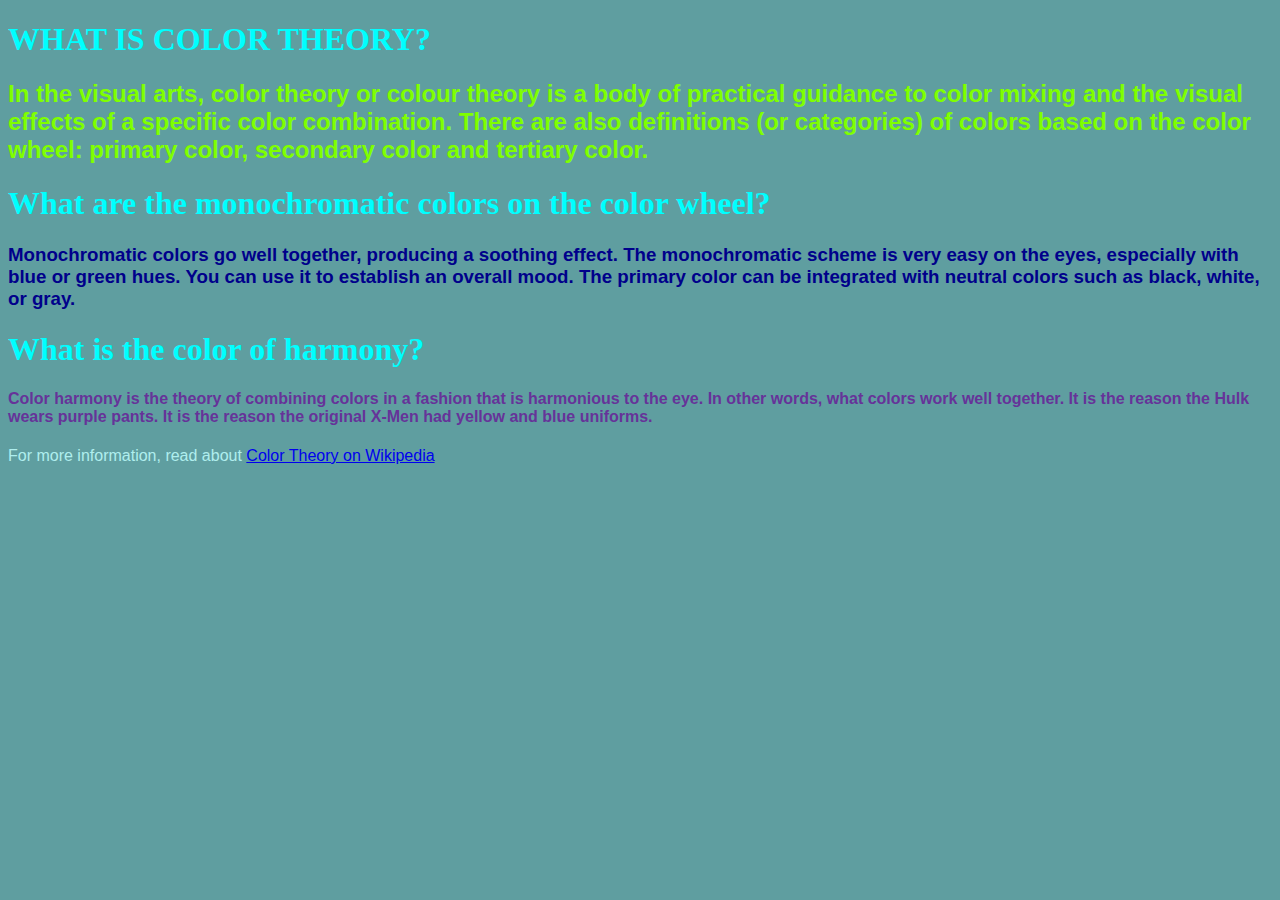
<file: unit_1/index.html>
<!DOCTYPE html>
<html>
	<head>
		<title>Color Theory</title>
		<link rel="stylesheet" type="text/css" href="css/style.css">
	</head>
	<body>
		<h1>WHAT IS COLOR THEORY?</h1>
		<h2>In the visual arts, color theory or colour theory is a body of practical guidance to color mixing and the visual effects of a specific color combination. There are also definitions (or categories) of colors based on the color wheel: primary color, secondary color and tertiary color.</h2>

		<h1>What are the monochromatic colors on the color wheel?</h1>
		<h3>Monochromatic colors go well together, producing a soothing effect. The monochromatic scheme is very easy on the eyes, especially with blue or green hues. You can use it to establish an overall mood. The primary color can be integrated with neutral colors such as black, white, or gray.</h3>

		<h1>What is the color of harmony?</h1>
		<h4>Color harmony is the theory of combining colors in a fashion that is harmonious to the eye. In other words, what colors work well together. It is the reason the Hulk wears purple pants. It is the reason the original X-Men had yellow and blue uniforms.</h4>

		<p>For more information, read about <a href="https://en.wikipedia.org/wiki/Color_theory">Color Theory on Wikipedia</a></p>

	</body>
</html>
</file>
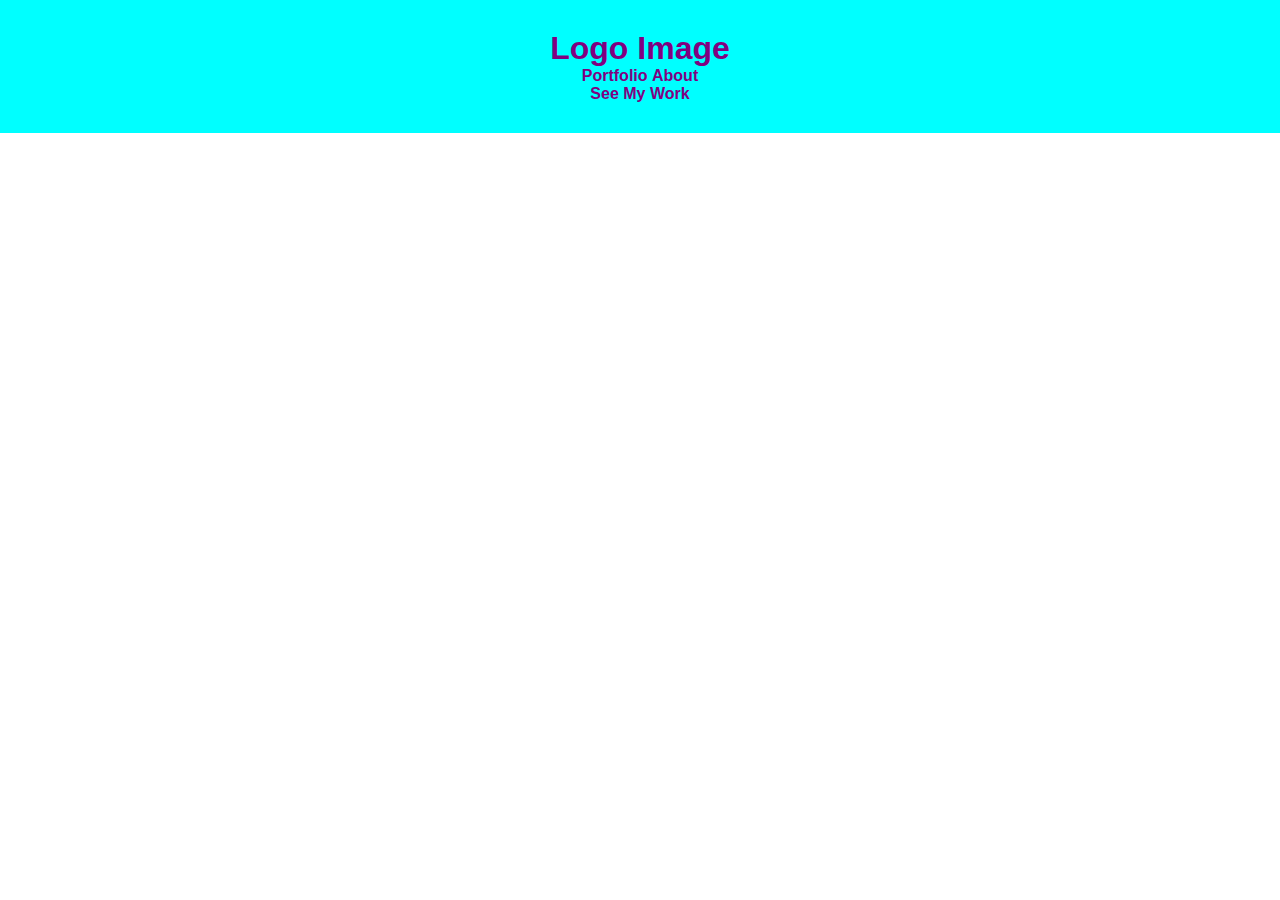
<file: unit_3/index.html>
<!DOCTYPE html>
<html>
<head>
	<title>Portfolio of Sarah Mockler</title>
	<link rel="stylesheet" type="text/css" href="css/style.css">
</head>
<body id="home">
	<header>
		<h1>Logo Image</h1>

		<nav>
			<a href="#">Portfolio</a>
			<a href="#">About</a>
		</nav>

		<a href="#">See My Work</a>
	</header>
</body>
</html>
</file>
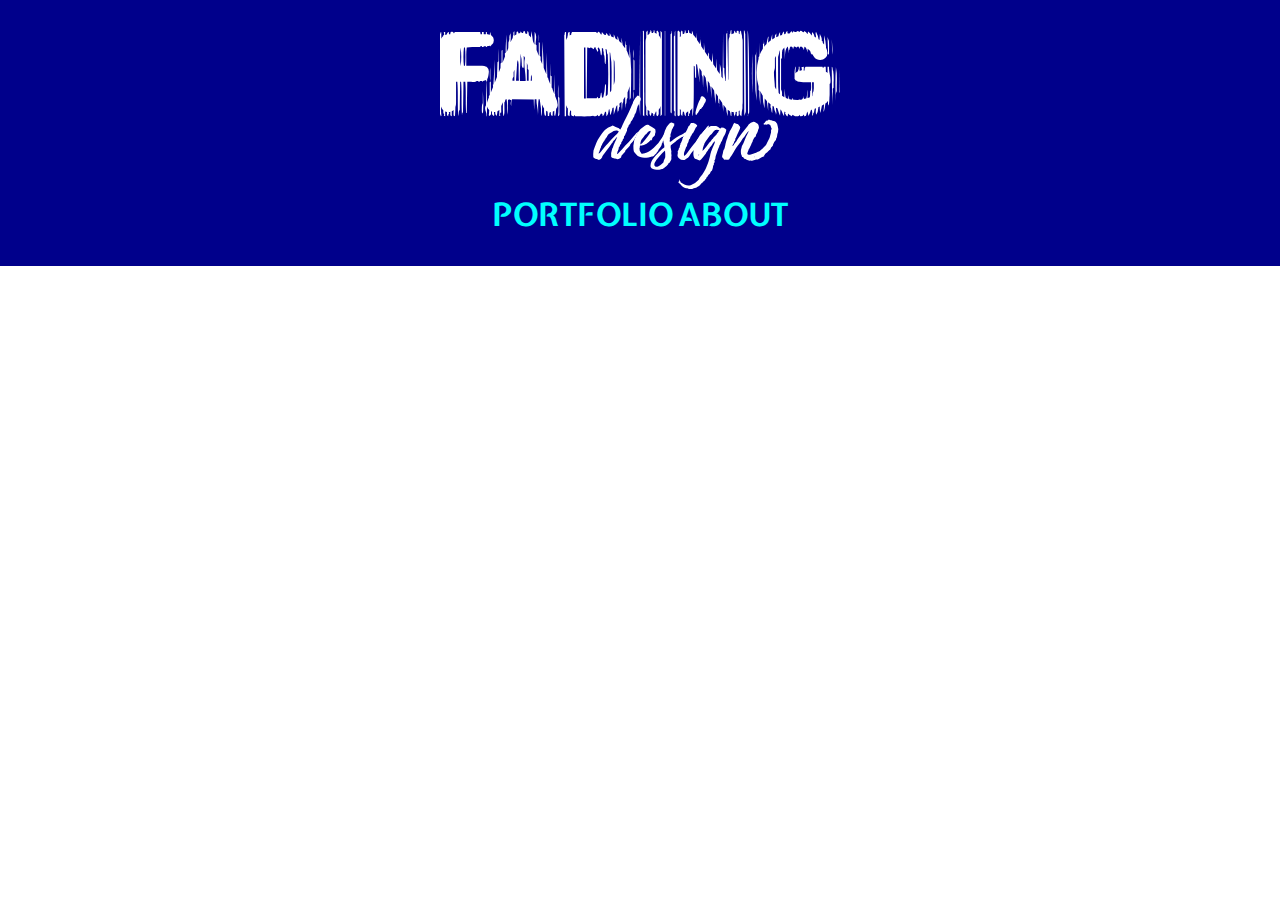
<file: unit_4/index.html>
<!DOCTYPE html>
<html>
<head>
	<title>Portfolio of Sarah Mockler</title>
	<link rel="stylesheet" type="text/css" href="css/style.css">
</head>
<body id="home">
	<header>
		<img id="main-logo" src="images/Logo_FadingDesignWhite.svg" alt="Logo Image of Fading Design" title="Fading Design">

		<nav>
			<a href="#">Portfolio</a>
			<a href="#">About</a>
		</nav>
	</header>

	<a href="#">See My Work Button</a>

</body>
</html>
</file>
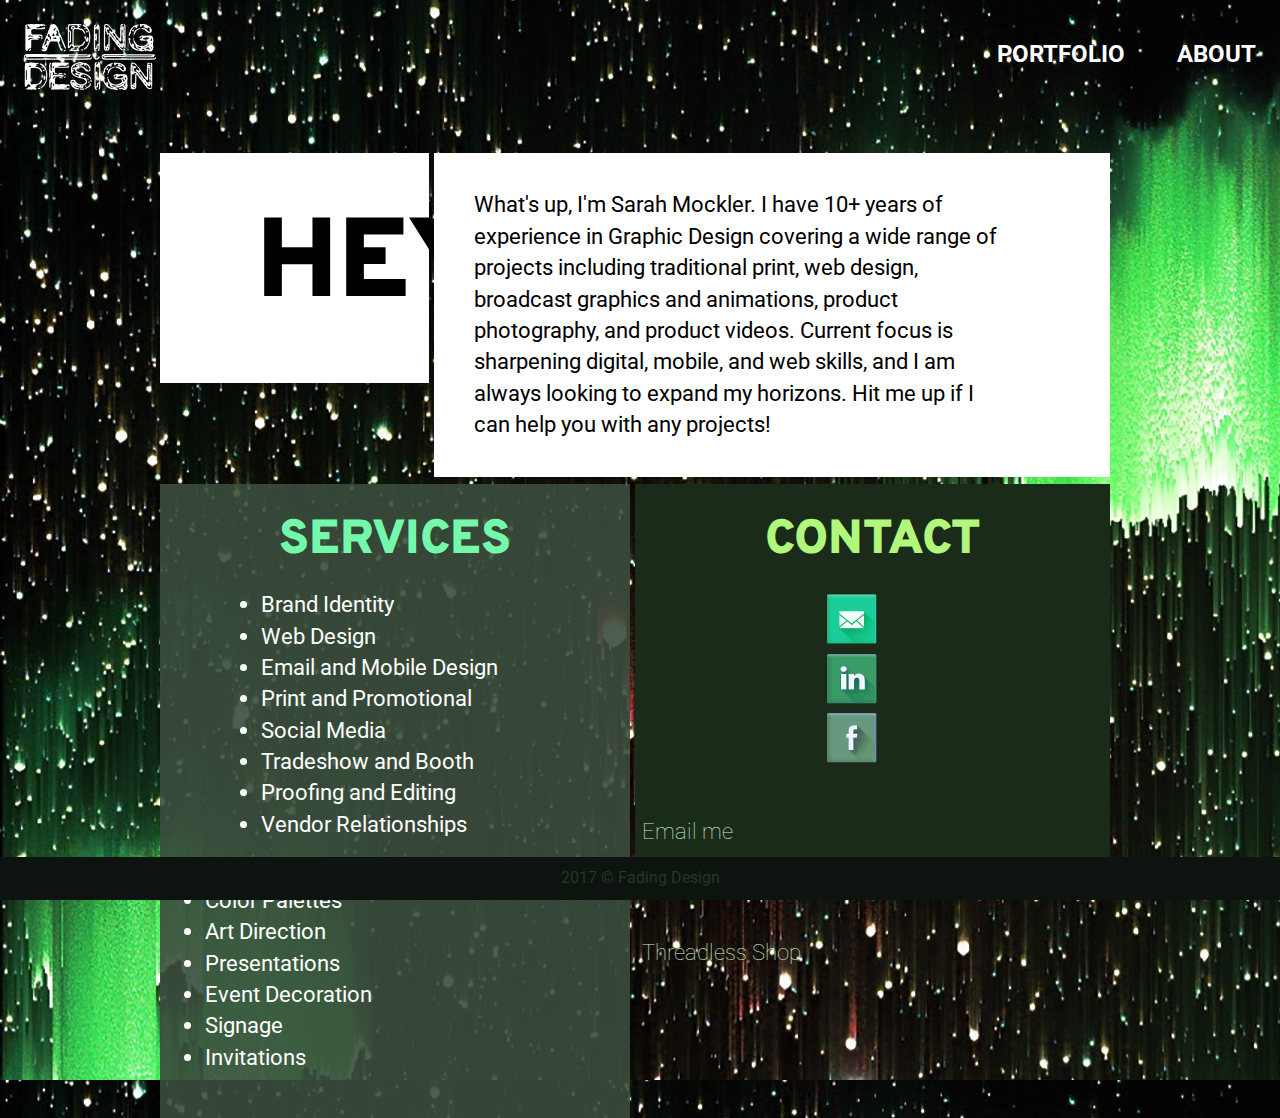
<file: testing_site/about.html>
<!DOCTYPE html>
<html>
<head>
	<title>About Sarah Mockler</title>
	<link rel="stylesheet" type="text/css" href="css/reset.css">
    <link rel="stylesheet" type="text/css" href="css/style.css">
</head>
<body id="about_page">

	<header class="clearfix">
		<a href="index.html"><img id="main-logo" src="images/logo_fade_white.svg" alt="Logo Image of Fading Design" title="Fading Design"></a>

		<nav id="top-nav">
			<a href="portfolio.html">PORTFOLIO</a>
			<a href="about.html">ABOUT</a>
		</nav>
	</header>


	<section id="SUP" class="clearfix">
		<div id="HEY">
		<h1>HEY!</h1>
		</div>
		<div id="HEY_txt">
		<p id="whatup">What's up, I'm Sarah Mockler. I have 10+ years of experience in Graphic Design covering a wide range of projects including traditional print, web design, broadcast graphics and animations, product photography, and product videos. Current focus is sharpening digital, mobile, and web skills, and I am always looking to expand my horizons. Hit me up if I can help you with any projects!
		</p>
		</div>
	</section>

	<section id="two_column" class="clearfix contain">
		<article id="left">
			<h2 id="services_heading">SERVICES</h2>
			<ul id="list_1">
				<li>Brand Identity</li>
				<li>Web Design</li>
				<li>Email and Mobile Design</li>
				<li>Print and Promotional</li>
				<li>Social Media</li>
				<li>Tradeshow and Booth</li>
				<li>Proofing and Editing</li>
				<li>Vendor Relationships</li>
			</ul>
			<ul id="list_2">
				<li>Color Palettes</li>
				<li>Art Direction</li>
				<li>Presentations</li>
				<li>Event Decoration</li>
				<li>Signage</li>
				<li>Invitations</li>
			</ul>
		</article>

		<aside id="right">
			<h2 id="contact_heading">CONTACT</h2>

			<div id="icons">
			<img id="mail" src="images/contact_img_email.png">
			<img id="linkedin" src="images/contact_img_linkedin.png">
			<img id="facebook" src="images/contact_img_facebook.png">
			</div>

			<div id="icon_links">
			<p id="icon_link_txt">Email me <br> Connect on LinkedIn <br> Threadless Shop</p>
			</div>
		</aside>
	</section>

	<footer>
		<p>2017 &#169; Fading Design</p>
	</footer>
	

</body>
</html>
</file>
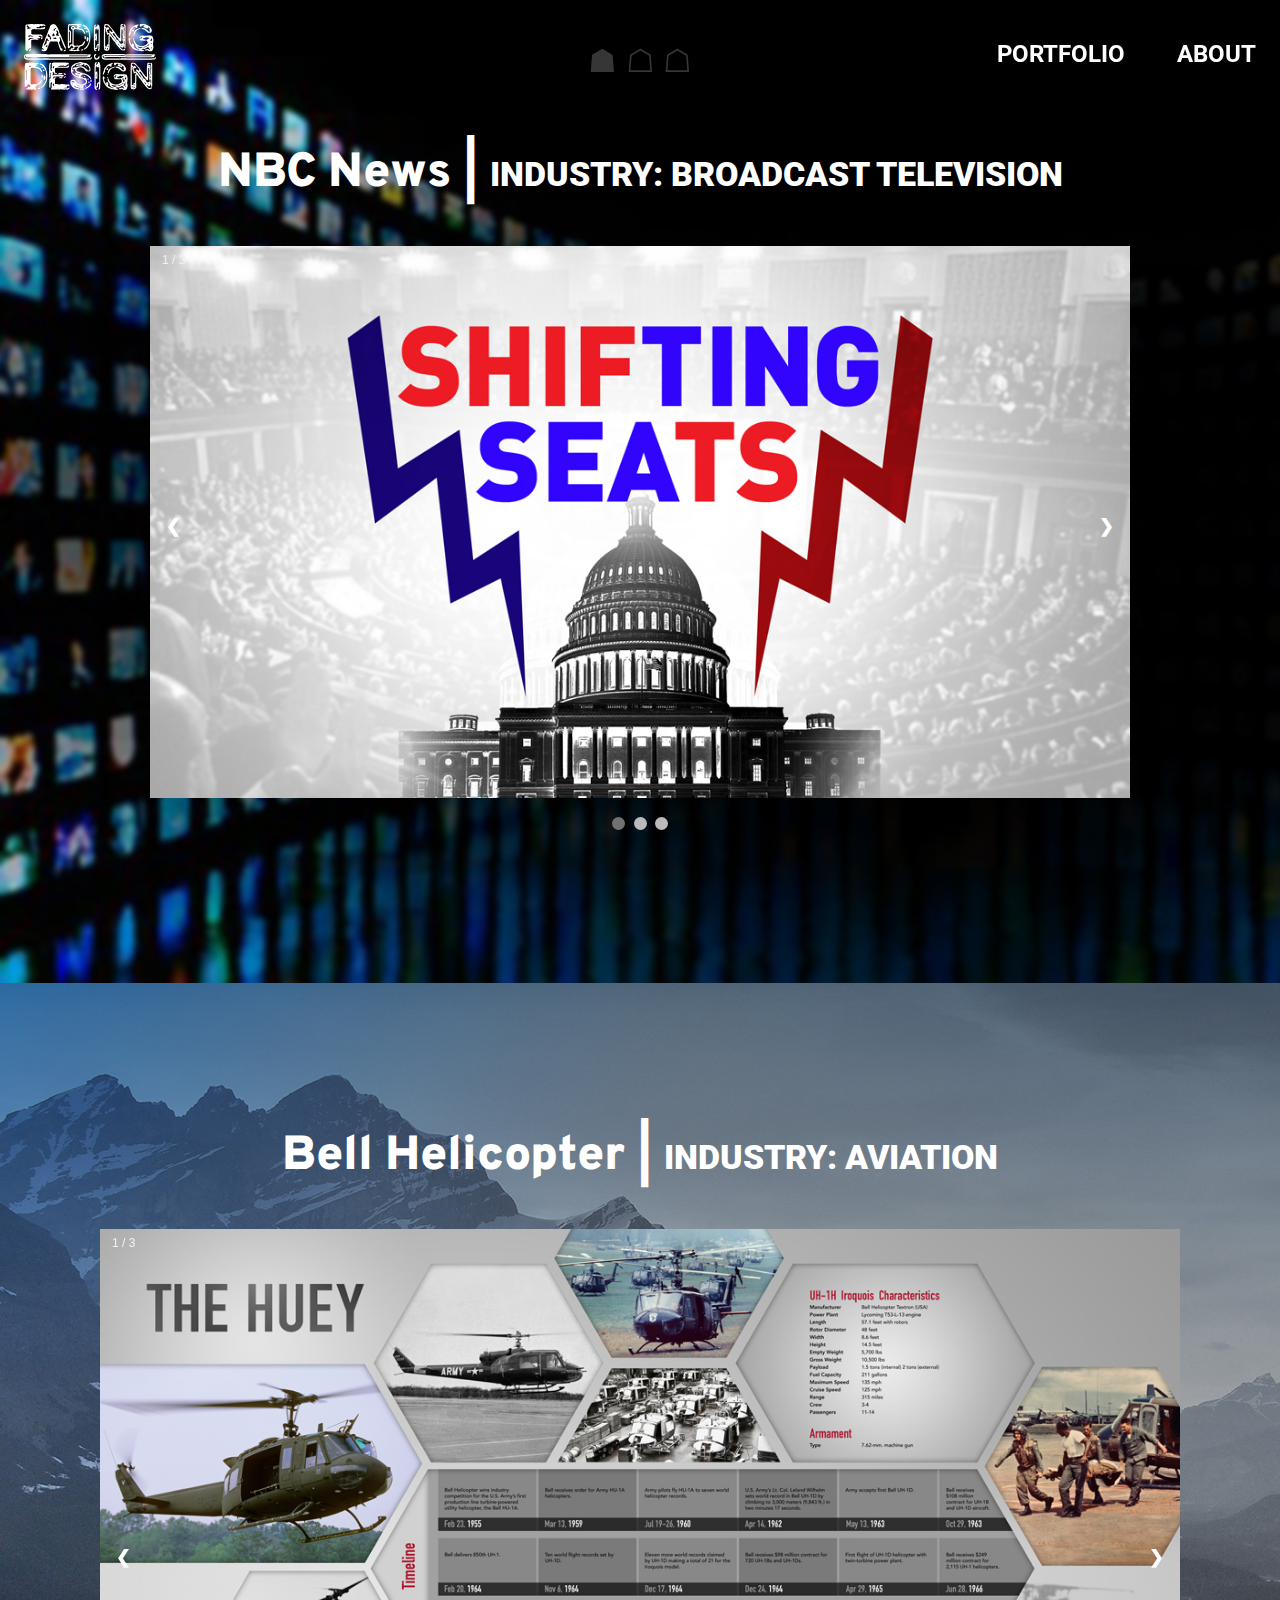
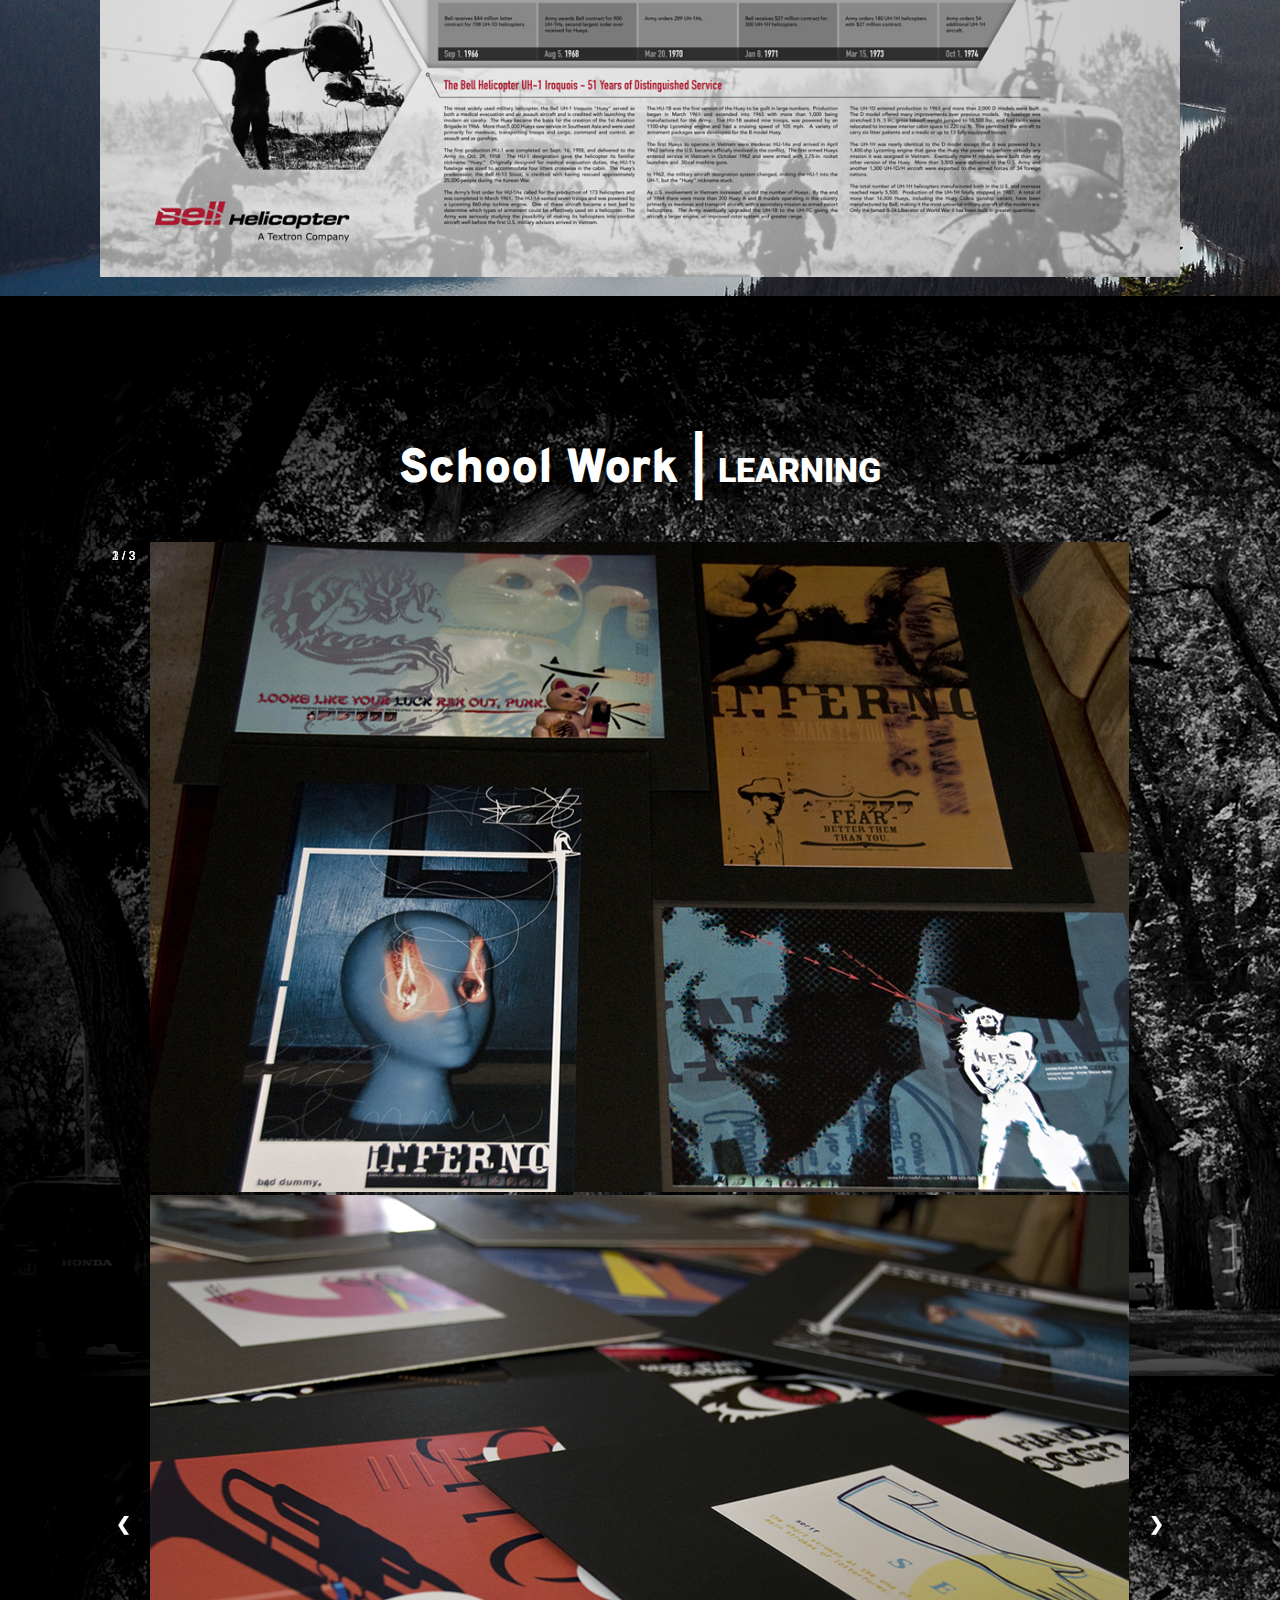
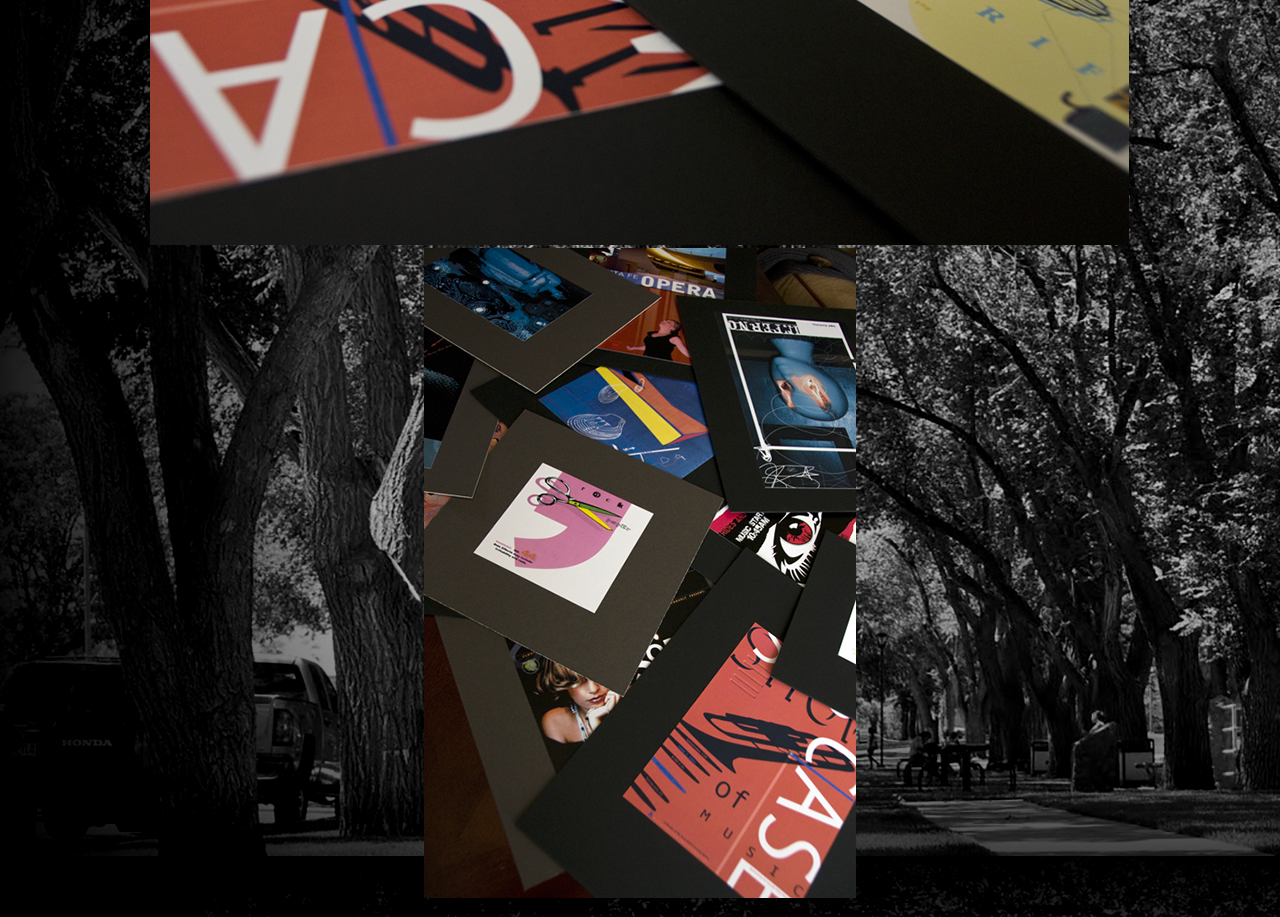
<file: testing_site/portfolio.html>
<!DOCTYPE html>
<html>
<head>
	<title>Portfolio of Sarah Mockler</title>
	<link rel="stylesheet" type="text/css" href="css/reset.css">
    <link rel="stylesheet" type="text/css" href="css/style.css">
    <meta name="viewport" content="width=device-width, initial-scale=1">
</head>


<body id="portfolio_page">
	<header class="clearfix">
		<a href="index.html"><img id="main-logo" src="images/logo_fade_white.svg" alt="Logo Image of Fading Design" title="Fading Design"></a>

		<div id="shogun">
			<a class="sho-link" href="#one">&#9751;</a>
			<a class="sho-link" href="#two">&#9750;</a>
			<a class="sho-link" href="#three">&#9750;</a>
		</div>

		<nav id="top-nav">
			<a href="portfolio.html">PORTFOLIO</a>
			<a href="about.html">ABOUT</a>
		</nav>
	</header>

<section id="one">
	<div class="heading_container">
	<h2 class="slideshow_heading">NBC News | <span>Industry: Broadcast Television</span> </h2>
	</div>

	<div class="slideshow-container" id="NBC_work">

	<div class="mySlides fade">
	  <div class="numbertext">1 / 3</div>
	  <img src="images/BC_iCue_ShiftingSeats.jpg" style="width:100%">
	  <!-- <div class="text">News Story Graphic</div> -->
	</div>

	<div class="mySlides fade">
	  <div class="numbertext">2 / 3</div>
	  <img src="images/BC_iCue_StreamliningWar.jpg" style="width:100%">
	  <!-- <div class="text">Caption Two</div> -->
	</div>

	<div class="mySlides fade">
	  <div class="numbertext">3 / 3</div>
	  <img src="images/BC_iCue_WomenVoters.jpg" style="width:100%">
	  <!-- <div class="text">Caption Three</div> -->
	</div>

	<a class="prev" onclick="plusSlides(-1)">&#10094;</a>
	<a class="next" onclick="plusSlides(1)">&#10095;</a>

	</div>
	<br>

	<div style="text-align:center">
	  <span class="dot" onclick="currentSlide(1)"></span> 
	  <span class="dot" onclick="currentSlide(2)"></span> 
	  <span class="dot" onclick="currentSlide(3)"></span> 
	</div>
</section>

<!-- // ================================== -->

<section id="two">
	<div class="heading_container">
	<h2 class="slideshow_heading">Bell Helicopter | <span>Industry: Aviation</span> </h2>
	</div>
	

	<div class="slideshow-container" id="Bell_work">

	<div class="mySlides-two fade">
	  <div class="numbertext">1 / 3</div>
	  <img src="images/Bell_HueyPoster.jpg" style="width:100%">
	  <!-- <div class="text">News Story Graphic</div> -->
	</div>

	<div class="mySlides-two fade">
	  <div class="numbertext">2 / 3</div>
	  <img src="images/Bell_Airshow.png" style="width:100%">
	  <!-- <div class="text">Caption Two</div> -->
	</div>

	<div class="mySlides-two fade">
	  <div class="numbertext">3 / 3</div>
	  <img src="images/Bell_Cowtown.png" style="width:100%">
	  <!-- <div class="text">Caption Three</div> -->
	</div>

	<a class="prev" onclick="plusSlides1(-1)">&#10094;</a>
	<a class="next" onclick="plusSlides1(1)">&#10095;</a>

	</div>
	<br>

	<div style="text-align:center">
	  <span class="dot1" onclick="currentSlide(1)"></span> 
	  <span class="dot1" onclick="currentSlide(2)"></span> 
	  <span class="dot1" onclick="currentSlide(3)"></span> 
	</div>
</section>

<!-- // ================================== -->

<section id="three">
	<div class="heading_container">
	<h2 class="slideshow_heading">School Work | <span>Learning</span> </h2>
	</div>

	<div class="slideshow-container" id="School_Work">

	<div class="mySlides-three fade">
	  <div class="numbertext">1 / 3</div>
	  <img src="images/School_Series1.png" style="width:100%">
	  <!-- <div class="text">News Story Graphic</div> -->
	</div>

	<div class="mySlides-three fade">
	  <div class="numbertext">2 / 3</div>
	  <img src="images/School_Series2.png" style="width:100%">
	  <!-- <div class="text">Caption Two</div> -->
	</div>

	<div class="mySlides-three fade">
	  <div class="numbertext">3 / 3</div>
	  <img src="images/School_Series3.png" style="width:100%">
	  <!-- <div class="text">Caption Three</div> -->
	</div>

	<a class="prev" onclick="plusSlides(-1)">&#10094;</a>
	<a class="next" onclick="plusSlides(1)">&#10095;</a>

	</div>
	<br>

	<div style="text-align:center">
	  <span class="dot2" onclick="currentSlide(1)"></span> 
	  <span class="dot2" onclick="currentSlide(2)"></span> 
	  <span class="dot2" onclick="currentSlide(3)"></span> 
	</div>
</section>


<script>
var slideIndex = 1;
showSlides(slideIndex);

function plusSlides(n) {
  showSlides(slideIndex += n);
}

function currentSlide(n) {
  showSlides(slideIndex = n);
}

function showSlides(n) {
  var i;
  var slides = document.getElementsByClassName("mySlides");
  var dots = document.getElementsByClassName("dot");
  if (n > slides.length) {slideIndex = 1}    
  if (n < 1) {slideIndex = slides.length}
  for (i = 0; i < slides.length; i++) {
      slides[i].style.display = "none";  
  }
  for (i = 0; i < dots.length; i++) {
      dots[i].className = dots[i].className.replace(" active", "");
  }
  slides[slideIndex-1].style.display = "block";  
  dots[slideIndex-1].className += " active";
}

// ==================================

var slideIndex1 = 1;
showSlides1(slideIndex1);

function plusSlides1(n) {
  showSlides1(slideIndex1 += n);
}

function currentSlide1(n) {
  showSlides1(slideIndex1 = n);
}

function showSlides1(n) {
  var i;
  var slides1 = document.getElementsByClassName("mySlides-two");
  var dots1 = document.getElementsByClassName("dot1");
  if (n > slides1.length) {slideIndex1 = 1}    
  if (n < 1) {slideIndex1 = slides1.length}
  for (i = 0; i < slides1.length; i++) {
      slides1[i].style.display = "none";  
  }
  for (i = 0; i < dots1.length; i++) {
      dots1[i].className = dots1[i].className.replace(" active", "");
  }
  slides1[slideIndex1-1].style.display = "block";  
  console.log(dots1);
  dots1[slideIndex1-1].className += " active";
}

// ==================================



</script>

</body>
</html>
</file>
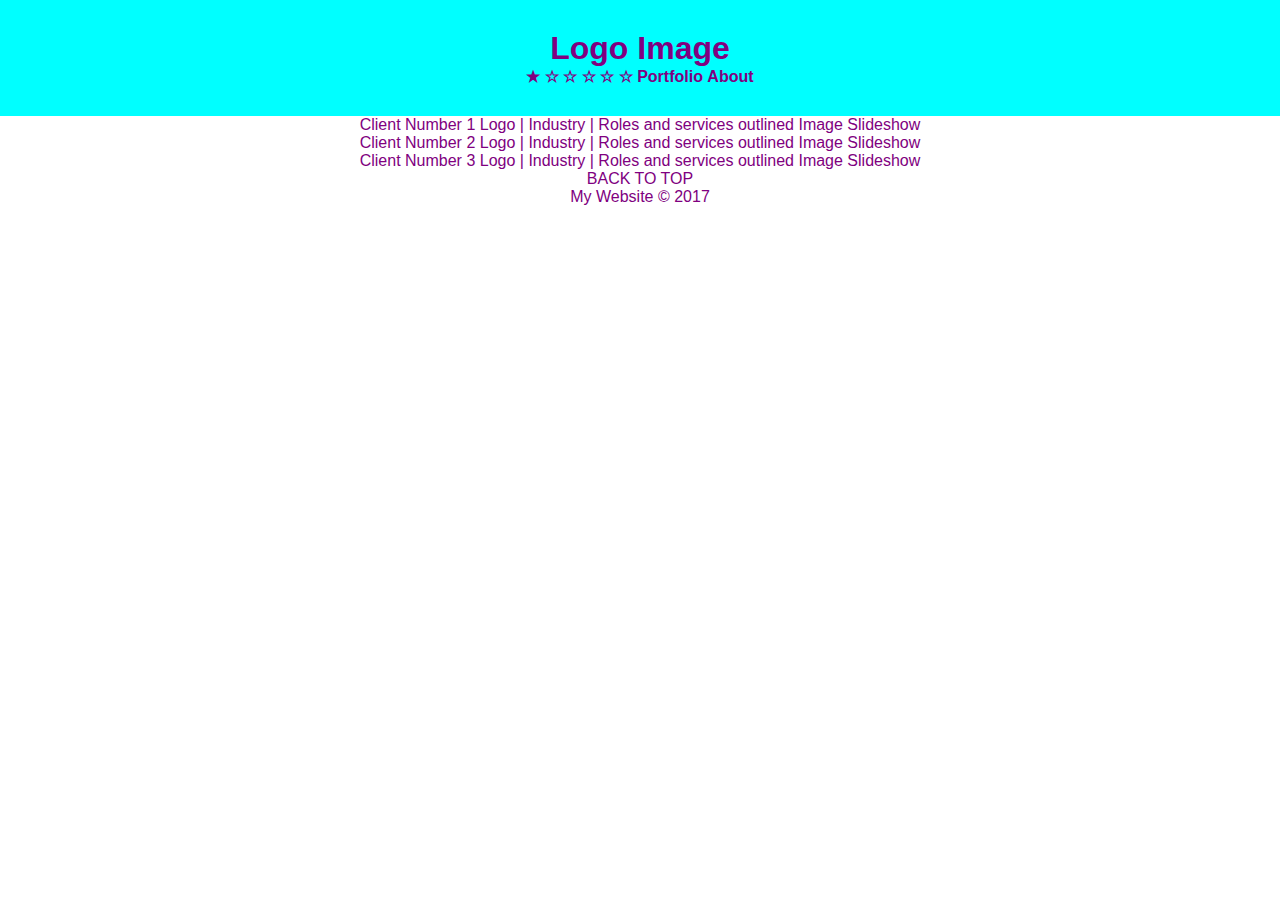
<file: unit_3/portfolio.html>
<!DOCTYPE html>
<html>
<head>
	<title>Portfolio of Sarah Mockler</title>
	<link rel="stylesheet" type="text/css" href="css/style.css">
</head>

<body>
	<header>
		<h1>Logo Image</h1>

		<nav>
			<a href="#">&#9733;</a>
			<a href="#">&#9734;</a>
			<a href="#">&#9734;</a>
			<a href="#">&#9734;</a>
			<a href="#">&#9734;</a>
			<a href="#">&#9734;</a>

			<a href="#">Portfolio</a>
			<a href="#">About</a>
		</nav>
	</header>

<!-- there will be 6 clients to show total -->

	<section>
	Client Number 1 Logo |  Industry  |  Roles and services outlined
	Image Slideshow
	</section>

	<section>
	Client Number 2 Logo |  Industry  |  Roles and services outlined
	Image Slideshow
	</section>

	<section>
	Client Number 3 Logo |  Industry  |  Roles and services outlined
	Image Slideshow
	</section>

	BACK TO TOP

	<footer>
		My Website &#169; 2017
	</footer>

</body>
</html>
</file>
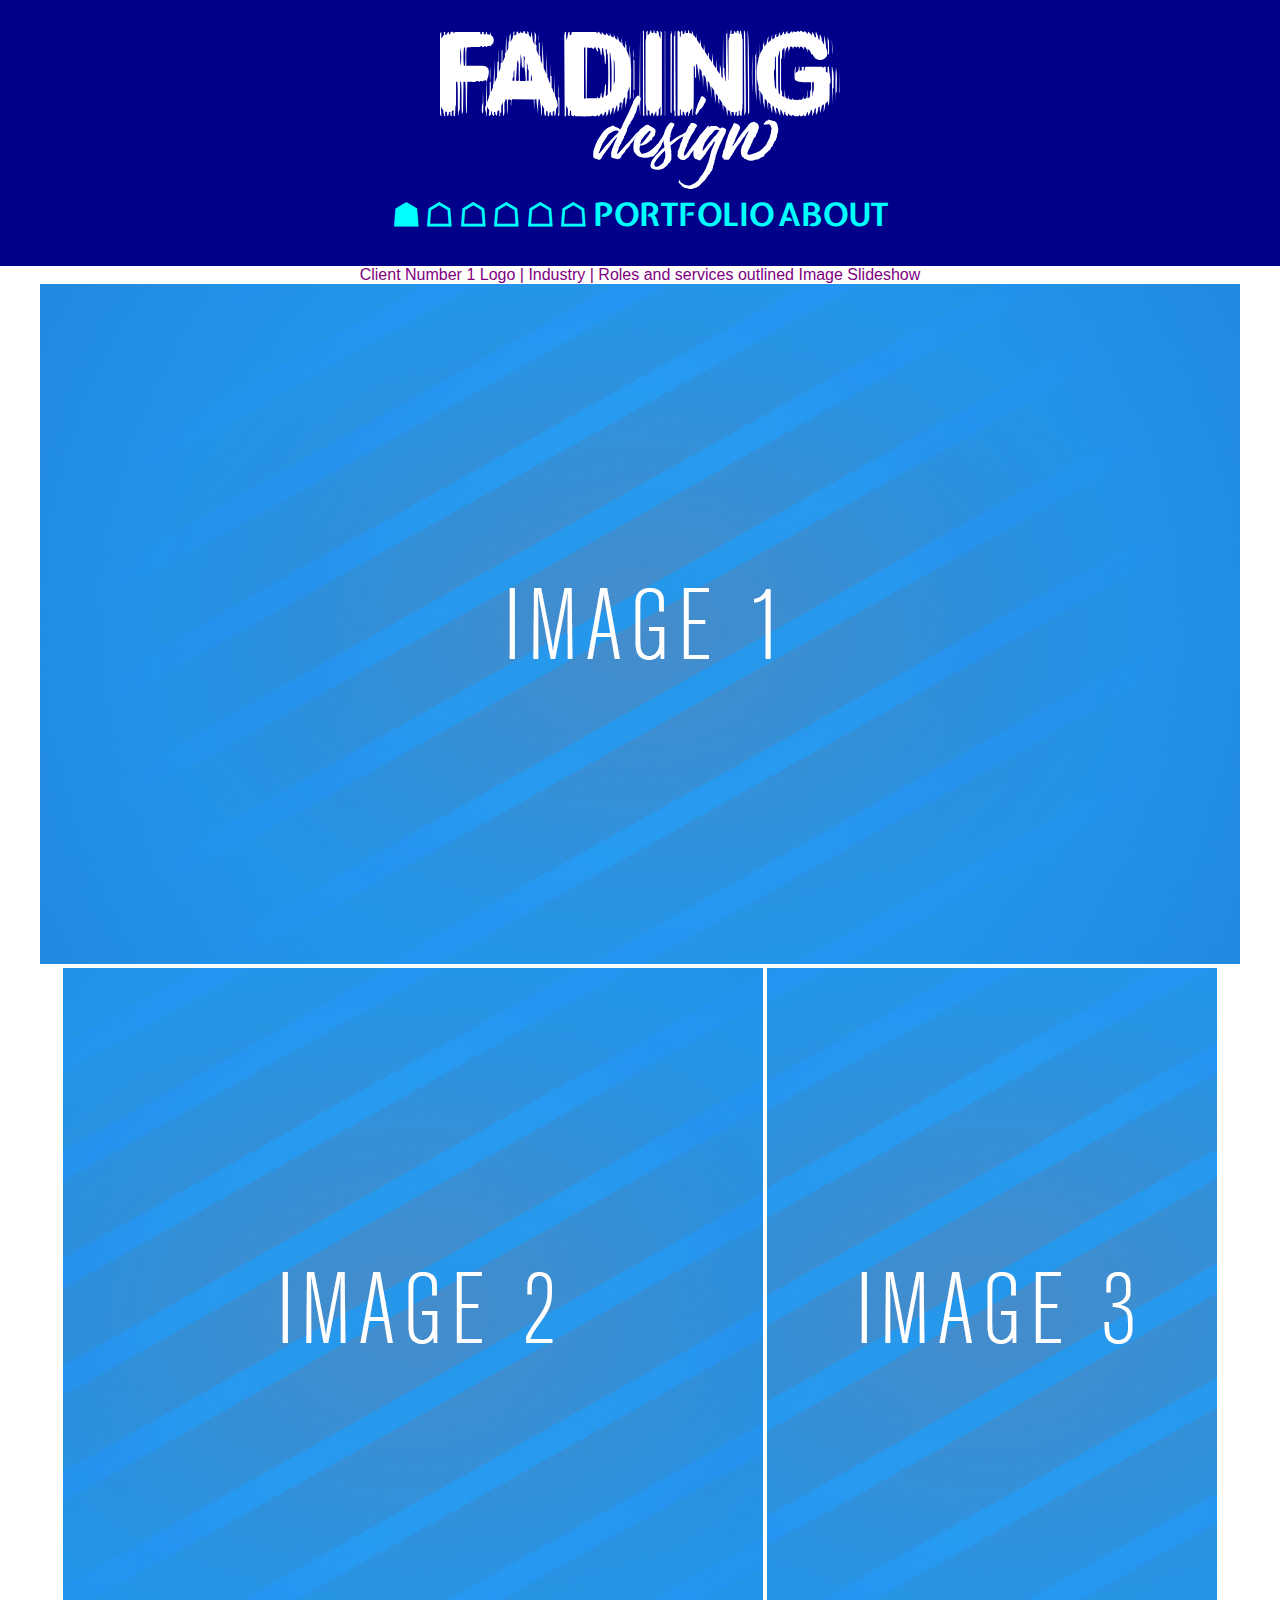
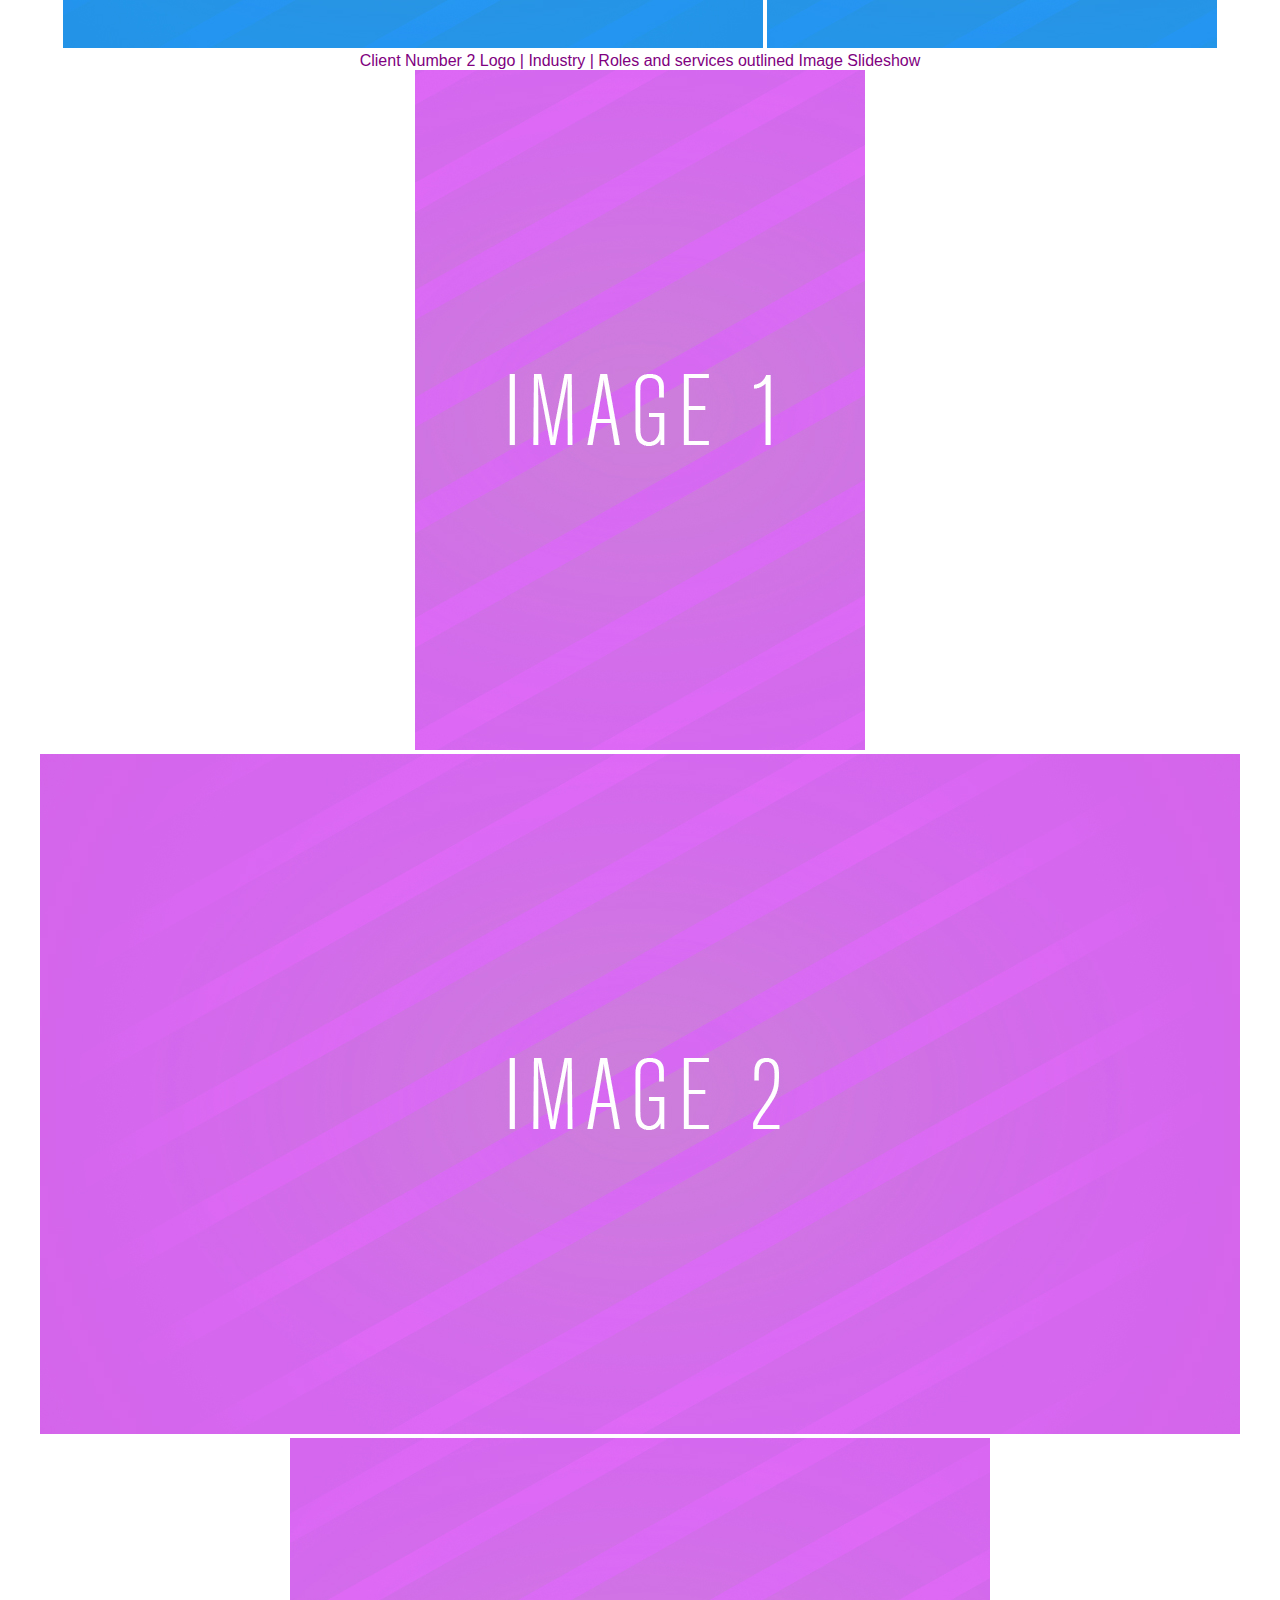
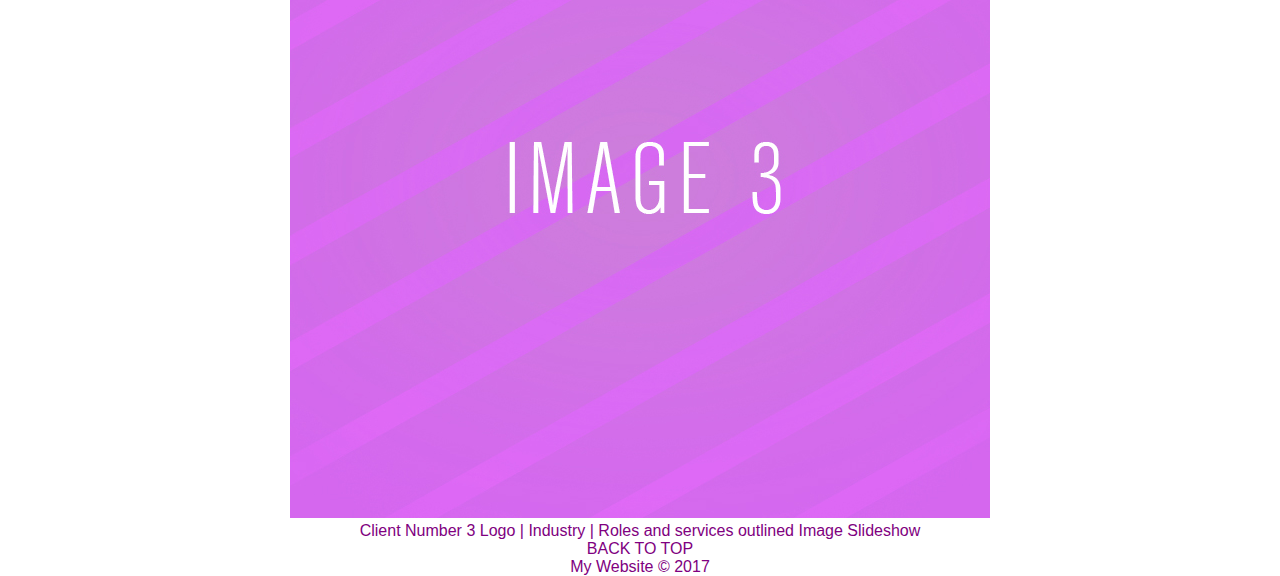
<file: unit_4/portfolio.html>
<!DOCTYPE html>
<html>
<head>
	<title>Portfolio of Sarah Mockler</title>
	<link rel="stylesheet" type="text/css" href="css/style.css">
</head>

<body id="port-bg">
	<header>
		<img id="main-logo" src="images/Logo_FadingDesignWhite.svg" alt="Logo Image of Fading Design" title="Fading Design">

		<nav>
			<a href="#">&#9751;</a>
			<a href="#">&#9750;</a>
			<a href="#">&#9750;</a>
			<a href="#">&#9750;</a>
			<a href="#">&#9750;</a>
			<a href="#">&#9750;</a>

			<a href="#">Portfolio</a>
			<a href="#">About</a>
		</nav>
	</header>

<!-- there will be 6 clients to show total -->

	<section>
	Client Number 1 Logo |  Industry  |  Roles and services outlined
	Image Slideshow <br>
	<img src="images/IMG_Client1_First.jpg">
	<img src="images/IMG_Client1_Second.jpg">
	<img src="images/IMG_Client1_Third.jpg">
	</section>

	<section>
	Client Number 2 Logo |  Industry  |  Roles and services outlined
	Image Slideshow <br>
	<img src="images/IMG_Client2_First.jpg">
	<img src="images/IMG_Client2_Second.jpg">
	<img src="images/IMG_Client2_Third.jpg">
	</section>

	<section>
	Client Number 3 Logo |  Industry  |  Roles and services outlined
	Image Slideshow
	</section>

	BACK TO TOP

	<footer>
		My Website &#169; 2017
	</footer>

</body>
</html>
</file>
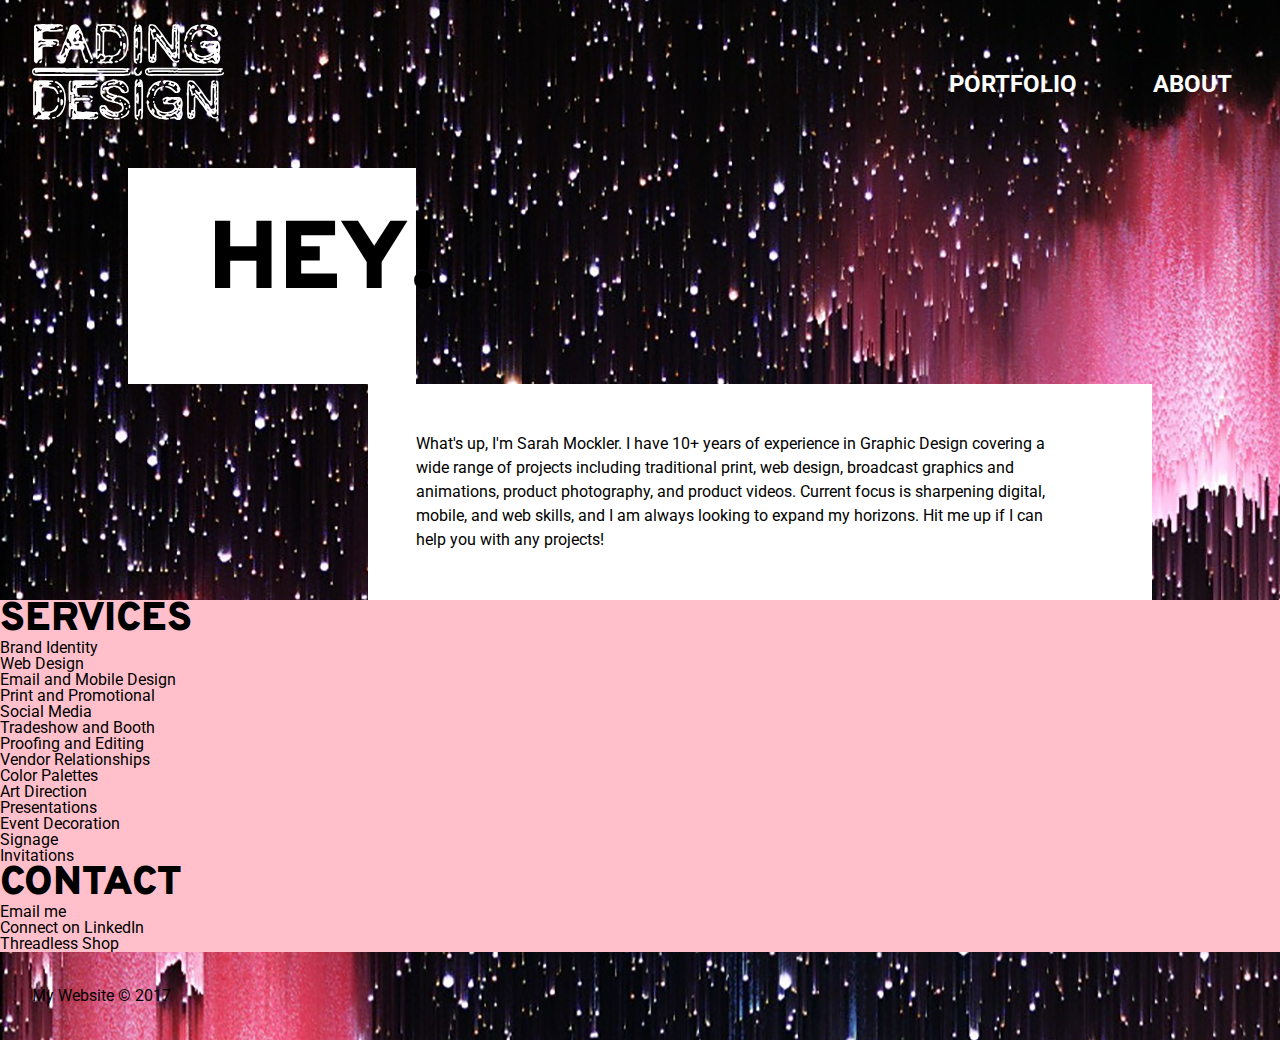
<file: unit_8/about.html>
<!DOCTYPE html>
<html>
<head>
	<title>About Sarah Mockler</title>
	<link rel="stylesheet" type="text/css" href="css/reset.css">
    <link rel="stylesheet" type="text/css" href="css/style.css">
</head>
<body id="about_page">

	<header class="clearfix">
		<img id="main-logo" src="images/logo_fade_white.svg" alt="Logo Image of Fading Design" title="Fading Design">

		<nav id="top-nav">
			<a href="#">PORTFOLIO</a>
			<a href="#">ABOUT</a>
		</nav>
	</header>


	<section id="SUP" class="clearfix">
		<div id="HEY">
		<h1>HEY!</h1>
		</div>
		<div id="HEY_txt">
		<h4>What's up, I'm Sarah Mockler. I have 10+ years of experience in Graphic Design covering a wide range of projects including traditional print, web design, broadcast graphics and animations, product photography, and product videos. Current focus is sharpening digital, mobile, and web skills, and I am always looking to expand my horizons. Hit me up if I can help you with any projects!
		</h4>
		</div>
	</section>

	<section id="two_column" class="clearfix">
		<article id="left">
			<h2>SERVICES</h2>
			<ul>
				<li>Brand Identity</li>
				<li>Web Design</li>
				<li>Email and Mobile Design</li>
				<li>Print and Promotional</li>
				<li>Social Media</li>
				<li>Tradeshow and Booth</li>
				<li>Proofing and Editing</li>
				<li>Vendor Relationships</li>
			</ul>
			<ul>
				<li>Color Palettes</li>
				<li>Art Direction</li>
				<li>Presentations</li>
				<li>Event Decoration</li>
				<li>Signage</li>
				<li>Invitations</li>
			</ul>
		</article>

		<aside id="right">
			<h2>CONTACT</h2>
			<ul>
				<li>Email me</li>
				<li>Connect on LinkedIn</li>
				<li>Threadless Shop</li>
			</ul>
		</aside>
	</section>

	<footer>
		<p>My Website &#169; 2017</p>
	</footer>
	

</body>
</html>
</file>
<file: unit_1/css/style.css>
body { 
	background-color: cadetblue;
}
h1 {
	color: cyan;
	font-family: serif;
}
h2 {
	color: chartreuse;
	font-family: sans-serif;
}
h3 {
	color: darkblue;
	font-family: sans-serif;
}
h4 {
	color: rebeccapurple;
	font-family: sans-serif;
}
p {
	color: paleturquoise;
	font-family: sans-serif;
}
</file>
<file: unit_3/css/style.css>
* {
	padding:0;
	margin:0;
}

body {
  text-align: center;
  color: purple;
  font-family: Helvetica;
}

#home {
	background: url("http://wallup.net/wp-content/uploads/2016/05/25/242484-glitch_art.png");
  background-size: cover;
}

header {
	background: aqua;
	padding: 30px;
}

a { 
	color: purple;
	font-weight: bold;
	text-decoration: none;
}
</file>
<file: unit_4/css/style.css>
@import url('https://fonts.googleapis.com/css?family=Expletus+Sans');

* {
	padding:0;
	margin:0;
}

body {
  text-align: center;
  color: purple;
  font-family: Helvetica;
}

#main-logo {
	max-width: 400px;
}

#home {
	background-image: url("http://wallup.net/wp-content/uploads/2016/05/25/242484-glitch_art.png");
    background-position: right top;
    background-attachment: fixed;
    background-size: cover;
}

#port-bg {
	background-image: url("https://static.pexels.com/photos/2855/landscape-mountains-nature-lake.jpg");
    background-position: right top;
    background-attachment: fixed;
    background-size: cover;
}

header {
	background: darkblue;
	padding: 30px;
}

nav a {
	font-family: 'Expletus Sans', cursive;
	text-transform: uppercase;
	font-size: 2em;
	color: cyan;
}

a { 
	color: white;
	font-size: 2em;
	font-weight: bold;
	text-decoration: none;
}
</file>
<file: testing_site/css/style.css>
@import url('https://fonts.googleapis.com/css?family=Overpass:400,700,900|Roboto:100,400,700');
/*font-family: 'Roboto', sans-serif;
font-family: 'Overpass', sans-serif;
*/

body {
	font-size: 16px;
	/*background-color: green;*/
}

h1, h2{
    font-family: 'Overpass', sans-serif;
}

nav a {
	font-weight: 700;
	font-size: 1.5em;
	text-decoration: none;
	color: white;
	display: inline-block;
	padding: 1em;
	line-height: 2.5em;
}

nav a:hover {
	background-color: lime;
	color: black;
}

h1 {	
    font-weight: 900;
    font-size: 7em;
}

h2 {	
    font-weight: 900;
    font-size: 3em;
}

h3, nav a, ul {	
	font-family: 'Roboto', sans-serif;
}

h3 {
	font-weight: 700;
	font-size: 2em;
}


p {
	font-family: 'Roboto', sans-serif;
	font-size: 1em;
	line-height: 1.5em;
	color: #233826;
	/*margin: 2em;*/
}

ul {
	list-style-type: disc;
	text-align: left;
	font-size: 1.4em;
	line-height: 1.4em;
}

span {
  text-transform: uppercase;
  font-family: 'Roboto', sans-serif;
  /*letter-spacing: .10em;*/
  font-size: .7em;
  /*display: block;*/
  /*background: rgba(100,150,150,.5);*/
}

header {
	width: 100%;
	height: 10%;
	display: block;

}

section {
	/*background-color: pink;*/
	clear: both;
	margin: 0 auto;
}

footer {
	background-color: #0d130e;
    padding: .75%;
    display: block;
    text-align: center;
    position: absolute;
  	right: 0;
  	bottom: 0;
  	left: 0;
}


#index_page {
	background-color: gray;
}

#main-logo {
	width: 180px;
	float: left;
	padding: 1.5em;
}

#top-nav {
	/*max-width: 40%;*/
	float: right;
}

#button {
	display: block;
	text-align: center;
}

#see_my_work {
	font-family: 'Roboto', sans-serif;
	font-weight: 100;
  	color: white;
  	background-color: rgba(0,0,0,.3);
  	text-decoration: none;
  	font-size: 1.7em;
  	padding: .3em;
  	border: 1px solid white;
  	width: 200px;
  	position:absolute;
  	top:60%;
  	margin: 0 auto;
  	left: 0;
  	right: 0;

}


video { 
    position: fixed;
    top: 50%;
    left: 50%;
    min-width: 100%;
    min-height: 100%;
    width: auto;
    height: auto;
    z-index: -100;
    transform: translateX(-50%) translateY(-50%);
 background: url('../images/apollo_vid_img.jpg') no-repeat;
  background-size: cover;
  transition: 1s opacity;
}
.stopfade { 
   opacity: .5;
}


.contain {
	max-width: 75%;
	text-align:center;
}

.clearfix:after {
    visibility: hidden;
    display: block;
    font-size: 0;
    content: " ";
    clear: both;
    height: 0;
}

.heading_container {
	display: block;
	text-align: center;
	margin: auto;
	padding-bottom: 3em;
}


/*#portfolio_page {
	background-image: url(../images/IMG_BG_Newsroom.jpg);
}*/
#portfolio_page header {
	position: fixed;
}

.sho-link {
	text-decoration: none;
	color: #363636;
}


#shogun {
	display: block;
	text-align: center;
	height: 10%;
	font-size: 2em;
	float: left;
	position:absolute;
  	top:50%;
  	margin: 0 auto;
  	left: 0;
  	right: 0;
}

#one {
	background-image: url(../images/IMG_BG_Newsroom.jpg);
	min-height: 100vh;
	padding: 150px;
}

#two {
	background-image: url(../images/IMG_BG_Mountains.jpg);
	min-height: 100vh;
	padding-top: 150px;
}

#three {
	background-image: url(../images/IMG_BG_WTAMU.jpg);
	min-height: 100vh;
	padding-top: 150px;
}

.slideshow_heading {
	color: white;
}

#NBC_work {
	display: block;
}

#Bell_work {
	display: block;
}

#about_page {
	background-image: url(../images/IMG_BG_GalaxyGlitch.jpg)
	/*background-size: cover;*/
}


#SUP {
	display: block;
	max-width: 75%;
	margin-top: 3%;
}

#HEY {
	text-align: right;
	width: 28%;
	display: block;
	background-color: white;
	padding: 3.7em 2em 3.7em 6em;
	float: left;
}

#HEY_txt {
	width: 70.5%;
	display: block;
	background-color: white;
	padding: 2.3em 6.1em 2.3em 2.5em;
	margin-left: .5%;
	float: left;
}

#whatup {
	font-size: 1.4em;
	line-height: 1.4em;
	color: black;
}

#two_column {
	margin-top: .5%;
}


#services_heading {
	color: #74f9ac;
	padding: .7em .5em .5em .5em;
}

#contact_heading {
	color: #b0f77b;
	padding: .7em .5em .5em .5em;
}

#left {
	width: 49%;
	background-color: rgba(59,76,61,.9);
	float:left;
	margin-right: .25%;
}

#right {
	width: 49.5%;
	background-color: #1a2b1a;
	float:left;
	vertical-align: top;
	margin-left: .25%;
	height: 398.39px;
}

#list_1 {
	color: white;
	display: block;
	padding: 0 .5em 2em 4.5em;
	float: left;
}

#list_2 {
	color: white;
	display: block;
	padding: 0 2em 2em 2em;
	float: left;
}

#icons {
	display: block;
	padding: 0 .4em 2em 12em;
	float: left;
}


#mail {
	display: block;
	padding: .3em 0;
}

#linkedin {
	display: block;
	padding: .3em 0;
}

#facebook {
	display: block;
	padding: .3em 0;
}

#icon_links {
	display: block;
	padding: 1px 2em 2em .4em;
	float: left;
}

#icon_link_txt {
	font-family: 'Roboto', sans-serif;
	font-weight: 100;
	font-size: 1.4em;
	line-height: 2.7em;
	color: #cff1cf;
	text-align: left;
}

* {box-sizing:border-box}
body {font-family: Verdana,sans-serif;margin:0}
.mySlides {display:none}

/* Slideshow container */
.slideshow-container {
  max-width: 1080px;
  position: relative;
  margin: auto;
}

/* Next & previous buttons */
.prev, .next {
  cursor: pointer;
  position: absolute;
  top: 50%;
  width: auto;
  padding: 16px;
  margin-top: -22px;
  color: white;
  font-weight: bold;
  font-size: 18px;
  transition: 0.6s ease;
  border-radius: 0 3px 3px 0;
}

/* Position the "next button" to the right */
.next {
  right: 0;
  border-radius: 3px 0 0 3px;
}

/* On hover, add a black background color with a little bit see-through */
.prev:hover, .next:hover {
  background-color: rgba(0,0,0,0.8);
}

/* Caption text */
.text {
  color: #f2f2f2;
  font-size: 15px;
  padding: 8px 12px;
  position: absolute;
  bottom: 8px;
  width: 100%;
  text-align: center;
}

/* Number text (1/3 etc) */
.numbertext {
  color: #f2f2f2;
  font-size: 12px;
  padding: 8px 12px;
  position: absolute;
  top: 0;
}

/* The dots/bullets/indicators */
.dot {
  cursor:pointer;
  height: 13px;
  width: 13px;
  margin: 0 2px;
  background-color: #bbb;
  border-radius: 50%;
  display: inline-block;
  transition: background-color 0.6s ease;
}

.active, .dot:hover {
  background-color: #717171;
}

/* Fading animation */
.fade {
  -webkit-animation-name: fade;
  -webkit-animation-duration: 1.5s;
  animation-name: fade;
  animation-duration: 1.5s;
}

@-webkit-keyframes fade {
  from {opacity: .4} 
  to {opacity: 1}
}

@keyframes fade {
  from {opacity: .4} 
  to {opacity: 1}
}

/* On smaller screens, decrease text size */
@media only screen and (max-width: 300px) {
  .prev, .next,.text {font-size: 11px}
}


@media only screen and (max-width: 1024px) {
	#index_page img {
		max-width: 100px;
	}
	nav a {
		font-size: 1.25em;
	}
}

@media only screen and (max-width: 420px) {
	#index_page img {
		max-width: 100px;
		padding: 1em;
	}
	nav a {
		font-size: 1.1em;
		padding: .5em;
	}
}
</file>
<file: unit_8/css/style.css>
@import url('https://fonts.googleapis.com/css?family=Overpass:400,700,900|Roboto:400,700');
/*font-family: 'Roboto', sans-serif;
font-family: 'Overpass', sans-serif;
*/

body {
	font-size: 16px;
	background-color: green;
}

h1, h2{
    font-family: 'Overpass', sans-serif;
}

nav a {
	font-weight: 700;
	font-size: 1.5em;
	text-decoration: none;
	color: white;
	display: inline-block;
	padding: 3em 1em 3em 1em;
	margin-right: 1em;
}

h1 {	
    font-weight: 900;
    font-size: 6em;
}

h2 {	
    font-weight: 900;
    font-size: 2.5em;
}

h3, h4, nav a, ul {	
	font-family: 'Roboto', sans-serif;
}

h3 {
	font-weight: 700;
	font-size: 2em;
}

h4 {	
	font-weight: 400
	font-size: 1em;
	line-height: 1.5em;
}

p {
	font-family: 'Roboto', sans-serif;
	font-size: 1em;
	line-height: 1.5em;
	margin: 2em;
}

header {
	width: 100%;
	height: 10%;
	display: block;
	padding-bottom: 2em;
}

section {
	background-color: pink;
	clear: both;
}

#main-logo {
	max-width: 15%;
	float: left;
	padding: 1.5em 2em 0;
}

#top-nav {
	max-width: 40%;
	float: right;
}

#about_page {
	background-image: url(../images/IMG_BG_GalaxyGlitch.jpg)
}

#SUP {
	display: block;
	background-color: white;
}

#HEY {
	text-align: right;
	width: 15%;
	display: block;
	background-color: white;
	padding: 3em 1em 4.5em 5em;
	margin-left: 10%;
	float: left;
}

#HEY_txt {
	width: 50%;
	display: block;
	background-color: white;
	padding: 3em 6em 3em 3em;
	margin-right: 10%;
	float: right;
}
</file>
